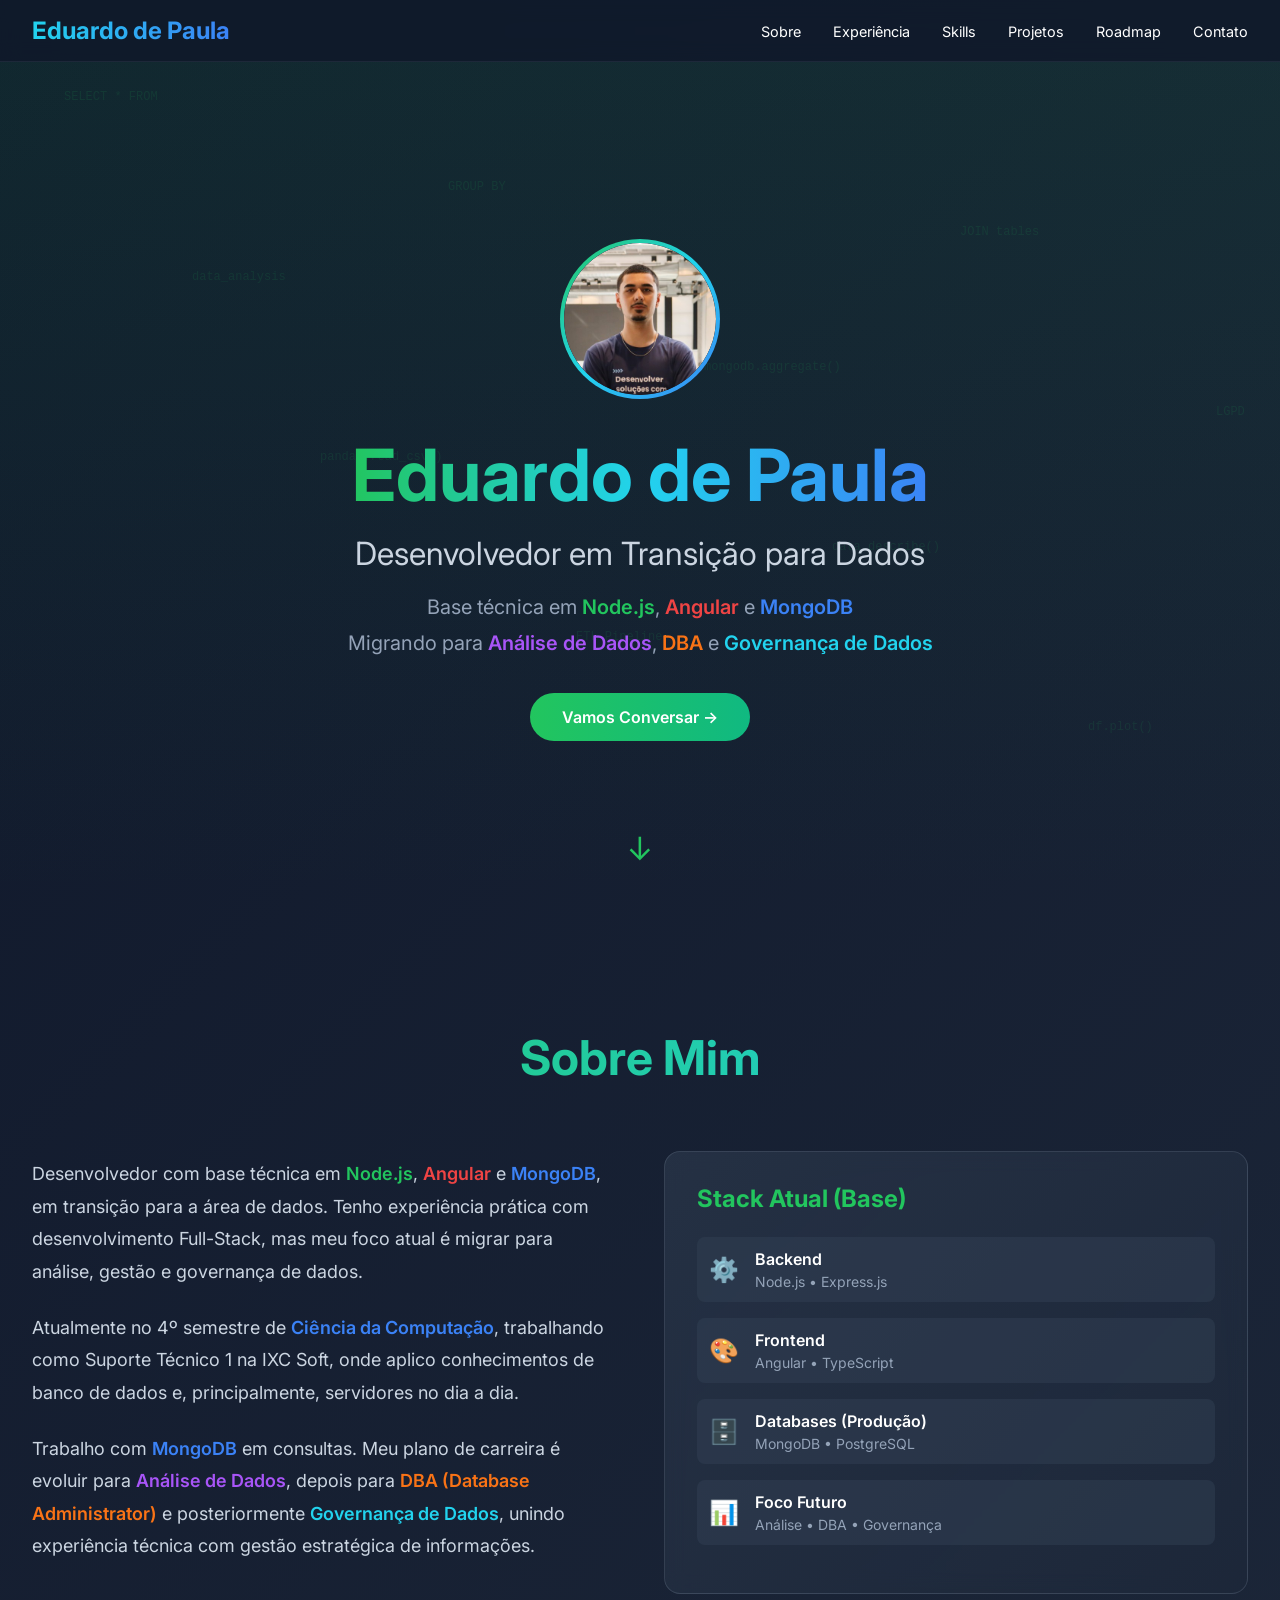
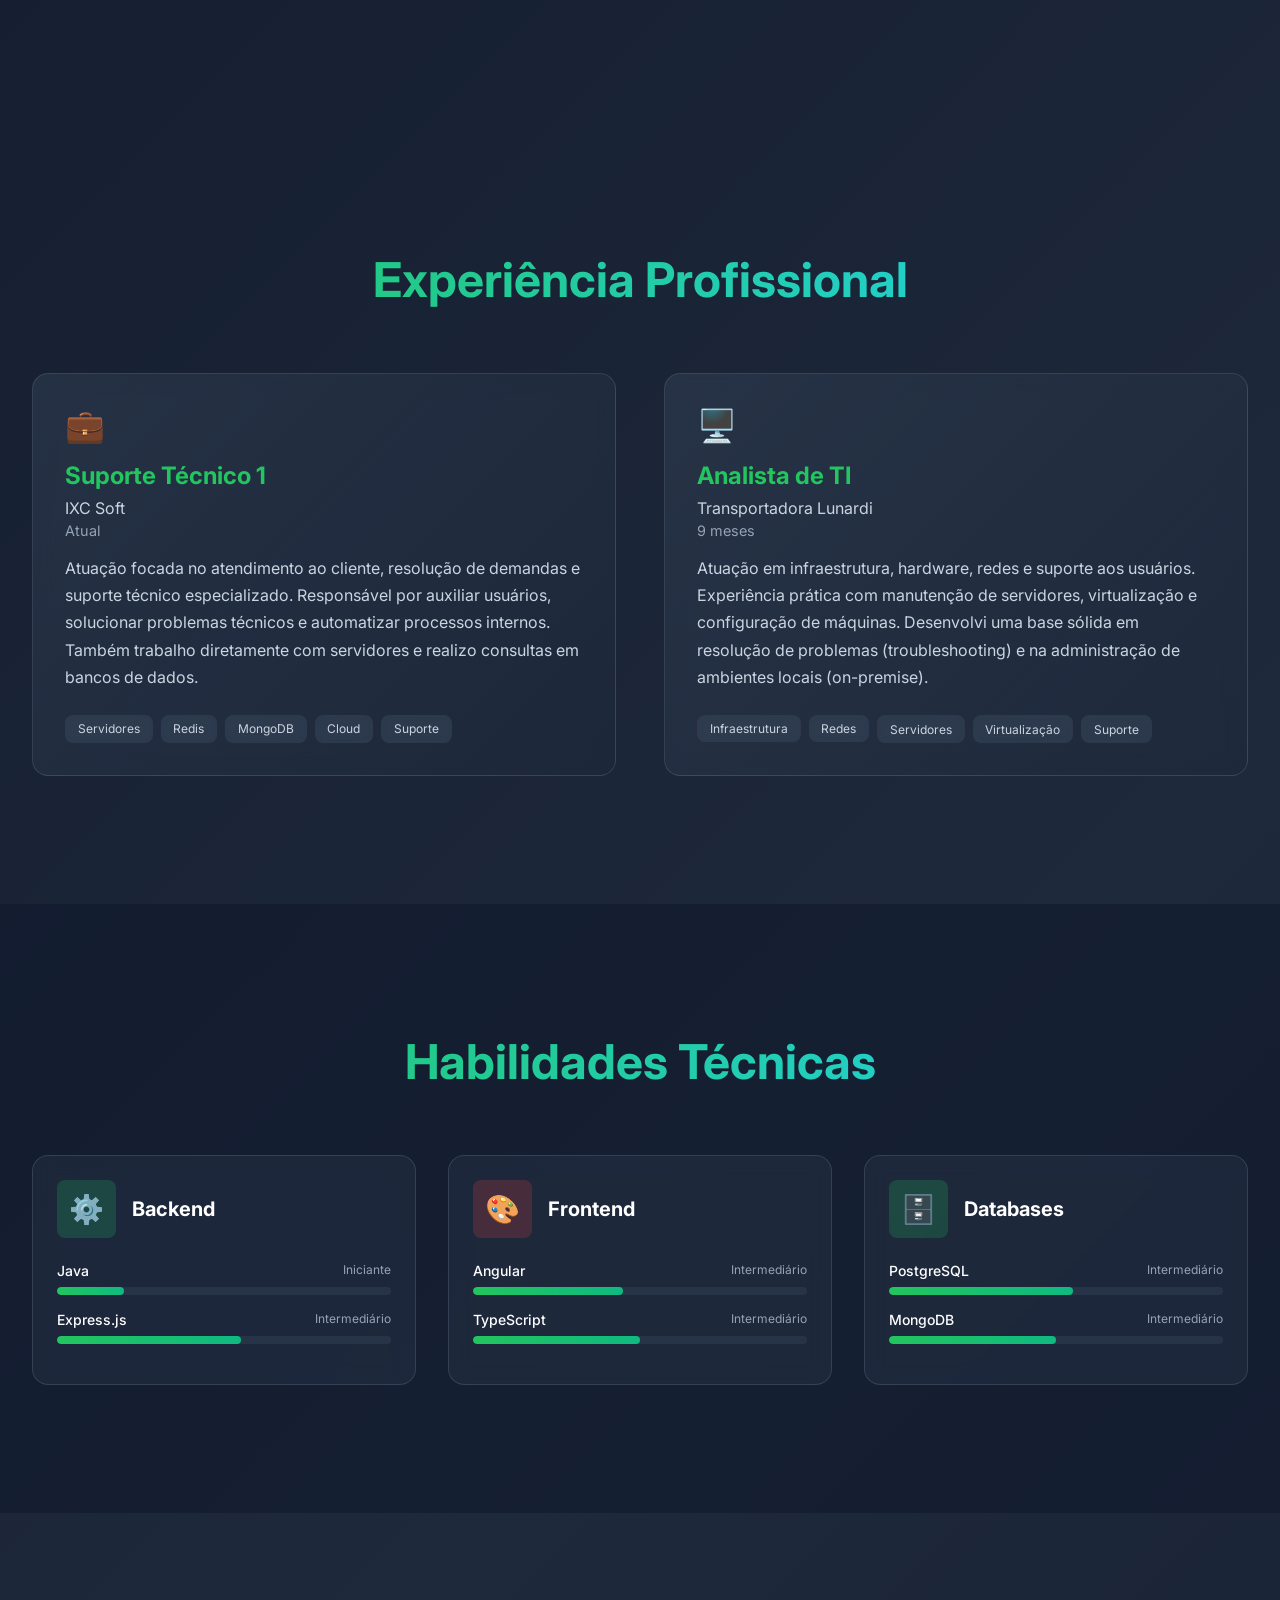
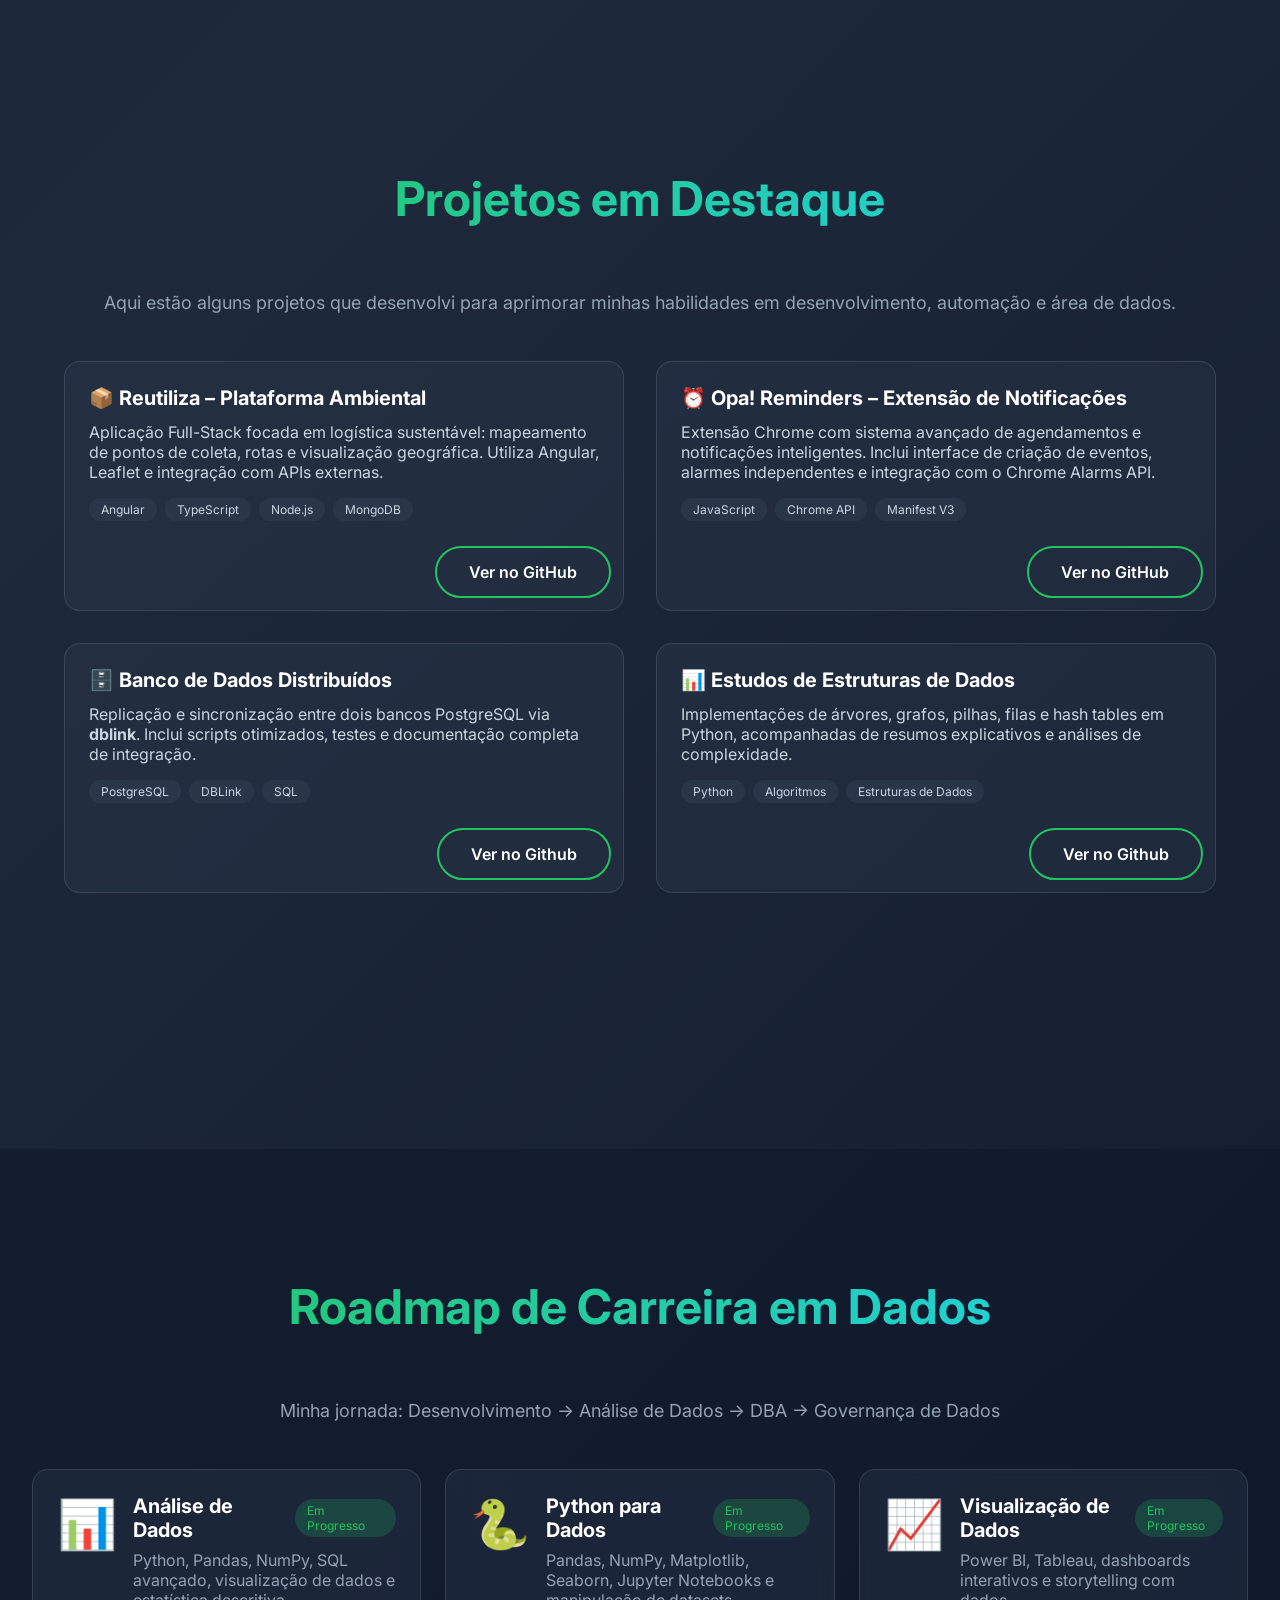
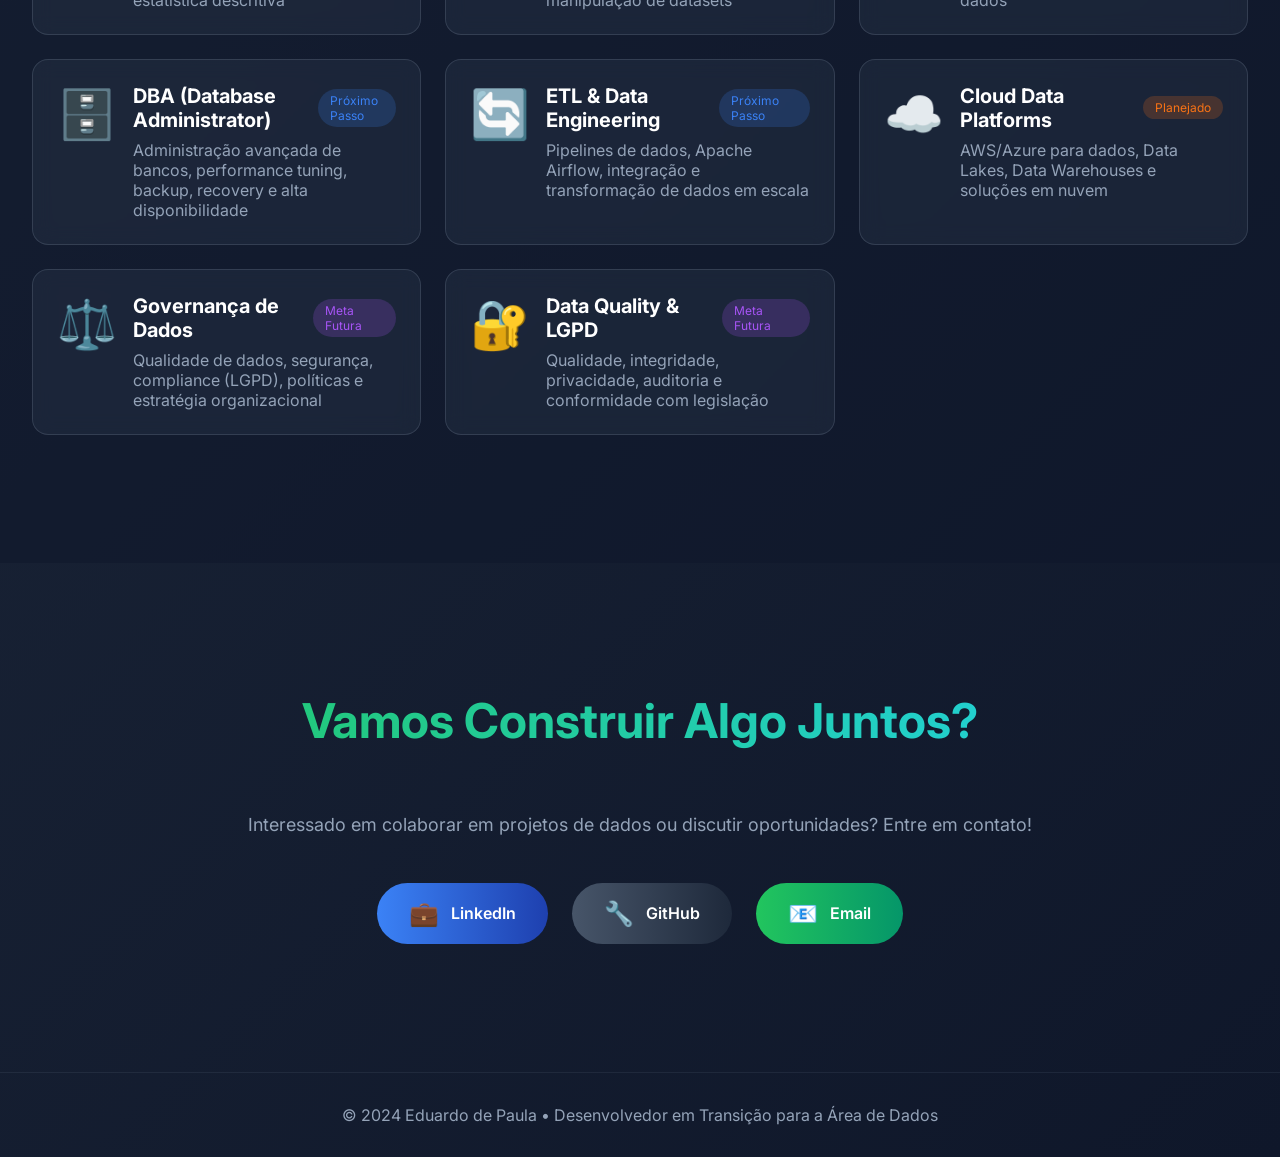
<file: src/index.html>
<!DOCTYPE html>
<html lang="pt-BR">
<head>
    <meta charset="UTF-8">
    <meta name="viewport" content="width=device-width, initial-scale=1.0">
    <title>Eduardo de Paula - Desenvolvedor em Transição para Dados</title>
    <link href="https://fonts.googleapis.com/css2?family=Inter:wght@400;500;600;700&display=swap" rel="stylesheet">
    <link rel="stylesheet" href="styles.css">
</head>
<body>
<!-- Navigation -->
<nav class="navbar">
    <div class="nav-content">
        <div class="nav-logo"><a href="#hero">Eduardo de Paula</a></div>
        <ul class="nav-links">
            <li><a href="#sobre">Sobre</a></li>
            <li><a href="#experiencia">Experiência</a></li>
            <li><a href="#skills">Skills</a></li>
            <li><a href="#projetos">Projetos</a></li>
            <li><a href="#aprendizado">Roadmap</a></li>
            <li><a href="#contato">Contato</a></li>
        </ul>
        <div class="hamburger">☰</div>
    </div>
</nav>

<!-- Hero Section -->
<section id="hero" class="hero">
    <div class="hero-background"></div>
    <div class="code-rain">
        <div class="code-item" style="left: 5%; top: 10%; animation-delay: 0s;">SELECT * FROM</div>
        <div class="code-item" style="left: 15%; top: 30%; animation-delay: 0.2s;">data_analysis</div>
        <div class="code-item" style="left: 25%; top: 50%; animation-delay: 0.4s;">pandas.read_csv()</div>
        <div class="code-item" style="left: 35%; top: 20%; animation-delay: 0.6s;">GROUP BY</div>
        <div class="code-item" style="left: 45%; top: 70%; animation-delay: 0.8s;">ETL Pipeline</div>
        <div class="code-item" style="left: 55%; top: 40%; animation-delay: 1s;">mongodb.aggregate()</div>
        <div class="code-item" style="left: 65%; top: 60%; animation-delay: 1.2s;">data.describe()</div>
        <div class="code-item" style="left: 75%; top: 25%; animation-delay: 1.4s;">JOIN tables</div>
        <div class="code-item" style="left: 85%; top: 80%; animation-delay: 1.6s;">df.plot()</div>
        <div class="code-item" style="left: 95%; top: 45%; animation-delay: 1.8s;">LGPD</div>
    </div>

    <div class="hero-content">
        <div class="avatar">
            <div class="avatar-inner">
                <img src="../assets/profile.jfif" alt="Eduardo de Paula">
            </div>
        </div>

        <h1 class="hero-title">Eduardo de Paula</h1>
        <p class="hero-subtitle">Desenvolvedor em Transição para Dados</p>
        <p class="hero-description">
            Base técnica em <span class="highlight highlight-green">Node.js</span>,
            <span class="highlight highlight-red">Angular</span> e
            <span class="highlight highlight-blue">MongoDB</span>
            <br>Migrando para <span class="highlight highlight-purple">Análise de Dados</span>,
            <span class="highlight highlight-orange">DBA</span> e
            <span class="highlight highlight-cyan">Governança de Dados</span>
        </p>

        <div class="hero-buttons">
            <a href="#contato" class="btn-primary">Vamos Conversar →</a>
        </div>
    </div>

    <div class="scroll-indicator">↓</div>
</section>

<!-- About Section -->
<section id="sobre" class="section fade-in-up">
    <h2 class="section-title">Sobre Mim</h2>

    <div class="about-grid">
        <div class="about-text">
            <p>
                Desenvolvedor com base técnica em <span class="highlight highlight-green">Node.js</span>,
                <span class="highlight highlight-red">Angular</span> e
                <span class="highlight highlight-blue">MongoDB</span>,
                em transição para a área de dados. Tenho experiência prática com desenvolvimento Full-Stack,
                mas meu foco atual é migrar para análise, gestão e governança de dados.
            </p>
            <p>
                Atualmente no 4º semestre de <span class="highlight highlight-blue">Ciência da Computação</span>,
                trabalhando como Suporte Técnico 1 na IXC Soft, onde aplico conhecimentos de banco de dados e,
                principalmente, servidores no dia a dia.
            </p>
            <p>
                Trabalho com <span class="highlight highlight-blue">MongoDB</span> em consultas.
                Meu plano de carreira é evoluir para <span class="highlight highlight-purple">Análise de Dados</span>,
                depois para <span class="highlight highlight-orange">DBA (Database Administrator)</span> e
                posteriormente <span class="highlight highlight-cyan">Governança de Dados</span>,
                unindo experiência técnica com gestão estratégica de informações.
            </p>
        </div>

        <div class="stack-card">
            <h3 class="stack-title">Stack Atual (Base)</h3>
            <div class="stack-item">
                <span class="stack-icon">⚙️</span>
                <div>
                    <p class="stack-label">Backend</p>
                    <p class="stack-tech">Node.js • Express.js</p>
                </div>
            </div>
            <div class="stack-item">
                <span class="stack-icon">🎨</span>
                <div>
                    <p class="stack-label">Frontend</p>
                    <p class="stack-tech">Angular • TypeScript</p>
                </div>
            </div>
            <div class="stack-item">
                <span class="stack-icon">🗄️</span>
                <div>
                    <p class="stack-label">Databases (Produção)</p>
                    <p class="stack-tech">MongoDB • PostgreSQL</p>
                </div>
            </div>
            <div class="stack-item">
                <span class="stack-icon">📊</span>
                <div>
                    <p class="stack-label">Foco Futuro</p>
                    <p class="stack-tech">Análise • DBA • Governança</p>
                </div>
            </div>
        </div>
    </div>
</section>

<!-- Experiência Section -->
<section id="experiencia" class="section fade-in-up">
    <h2 class="section-title">Experiência Profissional</h2>

    <div class="experience-grid">
        <!-- Experiência Atual -->
        <div class="experience-card">
            <div class="experience-icon">💼</div>
            <h3 class="experience-title">Suporte Técnico 1</h3>
            <p class="experience-company">IXC Soft</p>
            <p class="experience-period">Atual</p>
            <p class="experience-description">
                Atuação focada no atendimento ao cliente, resolução de demandas e suporte técnico especializado.
                Responsável por auxiliar usuários, solucionar problemas técnicos e automatizar processos internos.
                Também trabalho diretamente com servidores e realizo consultas em bancos de dados.
            </p>
            <div class="experience-skills">
                <span class="experience-skill-tag">Servidores</span>
                <span class="experience-skill-tag">Redis</span>
                <span class="experience-skill-tag">MongoDB</span>
                <span class="experience-skill-tag">Cloud</span>
                <span class="experience-skill-tag">Suporte</span>
            </div>
        </div>

        <!-- Experiência Anterior -->
        <div class="experience-card">
            <div class="experience-icon">🖥️</div>
            <h3 class="experience-title">Analista de TI</h3>
            <p class="experience-company">Transportadora Lunardi</p>
            <p class="experience-period">9 meses</p>
            <p class="experience-description">
                Atuação em infraestrutura, hardware, redes e suporte aos usuários.
                Experiência prática com manutenção de servidores, virtualização e configuração de máquinas.
                Desenvolvi uma base sólida em resolução de problemas (troubleshooting) e na administração de ambientes locais (on-premise).
            </p>
            <div class="experience-skills">
                <span class="experience-skill-tag">Infraestrutura</span>
                <span class="experience-skill-tag">Redes</span>
                <span class="experience-skill-tag">Servidores</span>
                <span class="experience-skill-tag">Virtualização</span>
                <span class="experience-skill-tag">Suporte</span>
            </div>
        </div>
    </div>
</section>

<!-- Skills Section -->
<div class="section-dark">
    <section id="skills" class="section fade-in-up">
        <h2 class="section-title">Habilidades Técnicas</h2>

        <div class="skills-grid">
            <!-- Backend -->
            <div class="skill-category">
                <div class="skill-header">
                    <div class="skill-icon">⚙️</div>
                    <h3 class="skill-category-name">Backend</h3>
                </div>
                <div class="skill-item">
                    <div class="skill-info">
                        <span class="skill-name">Java</span>
                        <span class="skill-level">Iniciante</span>
                    </div>
                    <div class="skill-bar">
                        <div class="skill-progress" data-progress="20"></div>
                    </div>
                </div>
                <div class="skill-item">
                    <div class="skill-info">
                        <span class="skill-name">Express.js</span>
                        <span class="skill-level">Intermediário</span>
                    </div>
                    <div class="skill-bar">
                        <div class="skill-progress" data-progress="55"></div>
                    </div>
                </div>
            </div>

            <!-- Frontend -->
            <div class="skill-category">
                <div class="skill-header">
                    <div class="skill-icon" style="background: rgba(239, 68, 68, 0.2);">🎨</div>
                    <h3 class="skill-category-name">Frontend</h3>
                </div>
                <div class="skill-item">
                    <div class="skill-info">
                        <span class="skill-name">Angular</span>
                        <span class="skill-level">Intermediário</span>
                    </div>
                    <div class="skill-bar">
                        <div class="skill-progress" data-progress="45"></div>
                    </div>
                </div>
                <div class="skill-item">
                    <div class="skill-info">
                        <span class="skill-name">TypeScript</span>
                        <span class="skill-level">Intermediário</span>
                    </div>
                    <div class="skill-bar">
                        <div class="skill-progress" data-progress="50"></div>
                    </div>
                </div>
            </div>

            <!-- Databases -->
            <div class="skill-category">
                <div class="skill-header">
                    <div class="skill-icon" style="background: rgba(34, 197, 94, 0.2);">🗄️</div>
                    <h3 class="skill-category-name">Databases</h3>
                </div>
                <div class="skill-item">
                    <div class="skill-info">
                        <span class="skill-name">PostgreSQL</span>
                        <span class="skill-level">Intermediário</span>
                    </div>
                    <div class="skill-bar">
                        <div class="skill-progress" data-progress="55"></div>
                    </div>
                </div>
                <div class="skill-item">
                    <div class="skill-info">
                        <span class="skill-name">MongoDB</span>
                        <span class="skill-level">Intermediário</span>
                    </div>
                    <div class="skill-bar">
                        <div class="skill-progress" data-progress="50"></div>
                    </div>
                </div>
            </div>
        </div>
    </section>
</div>

<!-- Projects Section -->
<div class="section fade-in-up">
<section id="projetos" class="section fade-in-up">
    <h2 class="section-title">Projetos em Destaque</h2>
    <p class="section-subtitle">Aqui estão alguns projetos que desenvolvi para aprimorar minhas habilidades em desenvolvimento, automação e área de dados.</p>

    <div class="projects-grid">
        <div class="project-card">
            <div class="project-title">📦 Reutiliza – Plataforma Ambiental</div>
            <p class="project-description">
                Aplicação Full-Stack focada em logística sustentável: mapeamento de pontos de coleta, rotas e visualização geográfica.
                Utiliza Angular, Leaflet e integração com APIs externas.
            </p>
            <div class="project-tech">
                <span class="tech-tag">Angular</span>
                <span class="tech-tag">TypeScript</span>
                <span class="tech-tag">Node.js</span>
                <span class="tech-tag">MongoDB</span>
            </div>
            <a class="btn-secondary project-btn" href="https://github.com/eduardoo-ely/reutiliza" target="_blank">Ver no GitHub</a>
            <div class="project-line"></div>
        </div>

        <div class="project-card">
            <div class="project-title">⏰ Opa! Reminders – Extensão de Notificações</div>
            <p class="project-description">
                Extensão Chrome com sistema avançado de agendamentos e notificações inteligentes.
                Inclui interface de criação de eventos, alarmes independentes e integração com o Chrome Alarms API.
            </p>
            <div class="project-tech">
                <span class="tech-tag">JavaScript</span>
                <span class="tech-tag">Chrome API</span>
                <span class="tech-tag">Manifest V3</span>
            </div>
            <a class="btn-secondary project-btn" href="https://github.com/eduardoo-ely/opa-reminders" target="_blank">Ver no GitHub</a>
            <div class="project-line"></div>
        </div>

        <div class="project-card">
            <div class="project-title">🗄️ Banco de Dados Distribuídos</div>
            <p class="project-description">
                Replicação e sincronização entre dois bancos PostgreSQL via <strong>dblink</strong>.
                Inclui scripts otimizados, testes e documentação completa de integração.
            </p>
            <div class="project-tech">
                <span class="tech-tag">PostgreSQL</span>
                <span class="tech-tag">DBLink</span>
                <span class="tech-tag">SQL</span>
            </div>
            <a class="btn-secondary project-btn" href="#" target="_blank">Ver no Github</a>
            <div class="project-line"></div>
        </div>

        <div class="project-card">
            <div class="project-title">📊 Estudos de Estruturas de Dados</div>
            <p class="project-description">
                Implementações de árvores, grafos, pilhas, filas e hash tables em Python,
                acompanhadas de resumos explicativos e análises de complexidade.
            </p>
            <div class="project-tech">
                <span class="tech-tag">Python</span>
                <span class="tech-tag">Algoritmos</span>
                <span class="tech-tag">Estruturas de Dados</span>
            </div>
            <a class="btn-secondary project-btn" href="#" target="_blank">Ver no Github</a>
            <div class="project-line"></div>
        </div>
    </div>
</section>
</div>

<!-- Learning Path Section -->
<div class="section-dark">
    <section id="aprendizado" class="section fade-in-up">
        <h2 class="section-title">Roadmap de Carreira em Dados</h2>
        <p class="section-subtitle">Minha jornada: Desenvolvimento → Análise de Dados → DBA → Governança de Dados</p>

        <div class="learning-grid">
            <div class="learning-card">
                <div class="learning-content">
                    <span class="learning-icon">📊</span>
                    <div style="flex: 1;">
                        <div class="learning-header">
                            <h3 class="learning-title">Análise de Dados</h3>
                            <span class="learning-status status-progress">Em Progresso</span>
                        </div>
                        <p class="learning-description">Python, Pandas, NumPy, SQL avançado, visualização de dados e estatística descritiva</p>
                    </div>
                </div>
            </div>

            <div class="learning-card">
                <div class="learning-content">
                    <span class="learning-icon">🐍</span>
                    <div style="flex: 1;">
                        <div class="learning-header">
                            <h3 class="learning-title">Python para Dados</h3>
                            <span class="learning-status status-progress">Em Progresso</span>
                        </div>
                        <p class="learning-description">Pandas, NumPy, Matplotlib, Seaborn, Jupyter Notebooks e manipulação de datasets</p>
                    </div>
                </div>
            </div>

            <div class="learning-card">
                <div class="learning-content">
                    <span class="learning-icon">📈</span>
                    <div style="flex: 1;">
                        <div class="learning-header">
                            <h3 class="learning-title">Visualização de Dados</h3>
                            <span class="learning-status status-progress">Em Progresso</span>
                        </div>
                        <p class="learning-description">Power BI, Tableau, dashboards interativos e storytelling com dados</p>
                    </div>
                </div>
            </div>

            <div class="learning-card">
                <div class="learning-content">
                    <span class="learning-icon">🗄️</span>
                    <div style="flex: 1;">
                        <div class="learning-header">
                            <h3 class="learning-title">DBA (Database Administrator)</h3>
                            <span class="learning-status status-next">Próximo Passo</span>
                        </div>
                        <p class="learning-description">Administração avançada de bancos, performance tuning, backup, recovery e alta disponibilidade</p>
                    </div>
                </div>
            </div>

            <div class="learning-card">
                <div class="learning-content">
                    <span class="learning-icon">🔄</span>
                    <div style="flex: 1;">
                        <div class="learning-header">
                            <h3 class="learning-title">ETL & Data Engineering</h3>
                            <span class="learning-status status-next">Próximo Passo</span>
                        </div>
                        <p class="learning-description">Pipelines de dados, Apache Airflow, integração e transformação de dados em escala</p>
                    </div>
                </div>
            </div>

            <div class="learning-card">
                <div class="learning-content">
                    <span class="learning-icon">☁️</span>
                    <div style="flex: 1;">
                        <div class="learning-header">
                            <h3 class="learning-title">Cloud Data Platforms</h3>
                            <span class="learning-status status-planned">Planejado</span>
                        </div>
                        <p class="learning-description">AWS/Azure para dados, Data Lakes, Data Warehouses e soluções em nuvem</p>
                    </div>
                </div>
            </div>

            <div class="learning-card">
                <div class="learning-content">
                    <span class="learning-icon">⚖️</span>
                    <div style="flex: 1;">
                        <div class="learning-header">
                            <h3 class="learning-title">Governança de Dados</h3>
                            <span class="learning-status status-future">Meta Futura</span>
                        </div>
                        <p class="learning-description">Qualidade de dados, segurança, compliance (LGPD), políticas e estratégia organizacional</p>
                    </div>
                </div>
            </div>

            <div class="learning-card">
                <div class="learning-content">
                    <span class="learning-icon">🔐</span>
                    <div style="flex: 1;">
                        <div class="learning-header">
                            <h3 class="learning-title">Data Quality & LGPD</h3>
                            <span class="learning-status status-future">Meta Futura</span>
                        </div>
                        <p class="learning-description">Qualidade, integridade, privacidade, auditoria e conformidade com legislação</p>
                    </div>
                </div>
            </div>
        </div>
    </section>
</div>

<!-- Contact Section -->
<section id="contato" class="section contact-container fade-in-up">
    <h2 class="section-title">Vamos Construir Algo Juntos?</h2>
    <p class="section-subtitle">
        Interessado em colaborar em projetos de dados ou discutir oportunidades? Entre em contato!
    </p>

    <div class="contact-buttons">
        <a href="https://linkedin.com/in/eduardoo-ely" target="_blank" class="contact-btn btn-linkedin">
            <span style="font-size: 1.5rem;">💼</span>
            <span>LinkedIn</span>
        </a>
        <a href="https://github.com/eduardoo-ely" target="_blank" class="contact-btn btn-github">
            <span style="font-size: 1.5rem;">🔧</span>
            <span>GitHub</span>
        </a>
        <a href="mailto:eduardooelly@gmail.com" class="contact-btn btn-email">
            <span style="font-size: 1.5rem;">📧</span>
            <span>Email</span>
        </a>
    </div>
</section>

<!-- Footer -->
<footer>
    <p>© 2024 Eduardo de Paula • Desenvolvedor em Transição para a Área de Dados</p>
</footer>

<script src="script.js"></script>
</body>
</html>
</file>
<file: src/styles.css>
/* ========================================
           RESET E VARIÁVEIS
======================================== */

* {
    margin: 0;
    padding: 0;
    box-sizing: border-box;
}

:root {
    /* Cores principais */
    --bg-dark: #0f172a;
    --bg-darker: #1e293b;
    --green: #22c55e;
    --green-dark: #10b981;
    --red: #ef4444;
    --blue: #3b82f6;
    --cyan: #22d3ee;
    --purple: #a855f7;
    --orange: #f97316;
    --text-light: #cbd5e1;
    --text-gray: #94a3b8;
}

body {
    font-family: 'Inter', -apple-system, BlinkMacSystemFont, sans-serif;
    background: linear-gradient(135deg, var(--bg-dark) 0%, var(--bg-darker) 50%, var(--bg-dark) 100%);
    color: white;
    overflow-x: hidden;
    scroll-behavior: smooth;
}

/* ========================================
   NAVIGATION
   ======================================== */
.navbar {
    position: fixed;
    top: 0;
    left: 0;
    right: 0;
    z-index: 1000;
    background: rgba(15, 23, 42, 0.8);
    backdrop-filter: blur(10px);
    border-bottom: 1px solid rgba(148, 163, 184, 0.1);
    transition: background 0.3s ease;
}

.nav-content {
    max-width: 1280px;
    margin: 0 auto;
    padding: 1rem 2rem;
    display: flex;
    justify-content: space-between;
    align-items: center;
}

.nav-logo {
    font-size: 1.5rem;
    font-weight: 700;
    background: linear-gradient(to right, var(--cyan), var(--blue));
    -webkit-background-clip: text;
    background-clip: text;
    -webkit-text-fill-color: transparent;
}

.nav-links {
    display: flex;
    gap: 2rem;
    list-style: none;
}

.nav-links a {
    color: white;
    text-decoration: none;
    font-size: 0.9rem;
    transition: color 0.3s;
}

.nav-links a:hover {
    color: var(--cyan);
}

.hamburger {
    display: none;
    font-size: 1.5rem;
    cursor: pointer;
}

/* ========================================
   HERO SECTION
   ======================================== */
.hero {
    min-height: 100vh;
    display: flex;
    align-items: center;
    justify-content: center;
    position: relative;
    overflow: hidden;
    padding-top: 80px;
}

.hero-background {
    position: absolute;
    inset: 0;
    background: linear-gradient(to bottom, rgba(34, 197, 94, 0.1), transparent);
}

/* Code rain effect - elementos flutuantes de código */
.code-rain {
    position: absolute;
    inset: 0;
    opacity: 0.1;
    font-family: 'Courier New', monospace;
    color: var(--green);
    font-size: 0.75rem;
    overflow: hidden;
    pointer-events: none;
}

.code-item {
    position: absolute;
    animation: float 3s infinite ease-in-out;
}

@keyframes float {
    0%, 100% { transform: translateY(0); opacity: 0.3; }
    50% { transform: translateY(-20px); opacity: 0.6; }
}

.hero-content {
    position: relative;
    z-index: 10;
    text-align: center;
    max-width: 1200px;
    padding: 0 2rem;
}

/* Avatar com foto de perfil */
.avatar {
    width: 160px;
    height: 160px;
    margin: 0 auto 2rem;
    border-radius: 50%;
    background: linear-gradient(135deg, var(--green), var(--cyan), var(--blue));
    padding: 4px;
    animation: pulse 2s infinite;
    overflow: hidden;
}

.avatar-inner {
    width: 100%;
    height: 100%;
    border-radius: 50%;
    background: var(--bg-darker);
    display: flex;
    align-items: center;
    justify-content: center;
    overflow: hidden;
}

.avatar-inner img {
    width: 100%;
    height: 100%;
    object-fit: cover;
    border-radius: 50%;
}

@keyframes pulse {
    0%, 100% { opacity: 1; }
    50% { opacity: 0.8; }
}

.hero-title {
    font-size: 4.5rem;
    font-weight: 700;
    margin-bottom: 1rem;
    background: linear-gradient(to right, var(--green), var(--cyan), var(--blue));
    -webkit-background-clip: text;
    background-clip: text;
    -webkit-text-fill-color: transparent;
    animation: fadeInUp 1s ease-out;
}

.hero-subtitle {
    font-size: 2rem;
    color: var(--text-light);
    margin-bottom: 1rem;
    animation: fadeInUp 1.2s ease-out;
}

.hero-description {
    font-size: 1.25rem;
    color: var(--text-gray);
    max-width: 800px;
    margin: 0 auto 2rem;
    line-height: 1.8;
    animation: fadeInUp 1.4s ease-out;
}

@keyframes fadeInUp {
    from {
        opacity: 0;
        transform: translateY(30px);
    }
    to {
        opacity: 1;
        transform: translateY(0);
    }
}

.highlight {
    font-weight: 600;
}

.highlight-green { color: var(--green); }
.highlight-red { color: var(--red); }
.highlight-blue { color: var(--blue); }
.highlight-purple { color: var(--purple); }
.highlight-orange { color: var(--orange); }
.highlight-cyan { color: var(--cyan); }

.hero-buttons {
    display: flex;
    gap: 1rem;
    justify-content: center;
    flex-wrap: wrap;
    animation: fadeInUp 1.6s ease-out;
}

.btn-primary {
    padding: 0.875rem 2rem;
    background: linear-gradient(to right, var(--green), var(--green-dark));
    border-radius: 50px;
    border: none;
    color: white;
    font-weight: 600;
    cursor: pointer;
    text-decoration: none;
    display: inline-flex;
    align-items: center;
    gap: 0.5rem;
    transition: transform 0.3s;
}

.btn-primary:hover {
    transform: scale(1.05);
}

.btn-secondary {
    padding: 0.875rem 2rem;
    border: 2px solid var(--green);
    border-radius: 50px;
    color: white;
    font-weight: 600;
    text-decoration: none;
    display: inline-block;
    transition: all 0.3s;
}

.btn-secondary:hover {
    background: rgba(34, 197, 94, 0.1);
}

.scroll-indicator {
    position: absolute;
    bottom: 2rem;
    left: 50%;
    transform: translateX(-50%);
    animation: bounce 2s infinite;
    font-size: 2rem;
    color: var(--green);
}

@keyframes bounce {
    0%, 100% { transform: translateX(-50%) translateY(0); }
    50% { transform: translateX(-50%) translateY(-10px); }
}

/* ========================================
   SECTIONS - Layout geral
   ======================================== */
.section {
    padding: 8rem 2rem;
    max-width: 1280px;
    margin: 0 auto;
}

.section-dark {
    background: rgba(15, 23, 42, 0.5);
    width: 100%;
}

.section-title {
    font-size: 3rem;
    font-weight: 700;
    text-align: center;
    margin-bottom: 4rem;
    background: linear-gradient(to right, var(--green), var(--cyan));
    -webkit-background-clip: text;
    background-clip: text;
    -webkit-text-fill-color: transparent;
}

.section-subtitle {
    text-align: center;
    color: var(--text-gray);
    font-size: 1.125rem;
    margin-bottom: 3rem;
}

/* ========================================
   ABOUT SECTION
   ======================================== */
.about-grid {
    display: grid;
    grid-template-columns: repeat(auto-fit, minmax(300px, 1fr));
    gap: 3rem;
    align-items: center;
}

.about-text p {
    font-size: 1.125rem;
    color: var(--text-light);
    line-height: 1.8;
    margin-bottom: 1.5rem;
}

.stack-card {
    background: linear-gradient(135deg, rgba(51, 65, 85, 0.5), rgba(30, 41, 59, 0.5));
    padding: 2rem;
    border-radius: 1rem;
    border: 1px solid rgba(148, 163, 184, 0.2);
    backdrop-filter: blur(10px);
}

.stack-title {
    font-size: 1.5rem;
    color: var(--green);
    margin-bottom: 1.5rem;
}

.stack-item {
    display: flex;
    align-items: center;
    gap: 1rem;
    padding: 0.75rem;
    background: rgba(51, 65, 85, 0.5);
    border-radius: 0.5rem;
    margin-bottom: 1rem;
}

.stack-icon {
    font-size: 1.5rem;
}

.stack-label {
    font-weight: 600;
    margin-bottom: 0.25rem;
}

.stack-tech {
    font-size: 0.875rem;
    color: var(--text-gray);
}

/* ========================================
   SKILLS SECTION
   ======================================== */
.skills-grid {
    display: grid;
    grid-template-columns: repeat(auto-fit, minmax(280px, 1fr));
    gap: 2rem;
}

.skill-category {
    padding: 1.5rem;
    border-radius: 1rem;
    border: 1px solid rgba(148, 163, 184, 0.2);
    background: rgba(51, 65, 85, 0.3);
    backdrop-filter: blur(10px);
    transition: all 0.3s;
}

.skill-category:hover {
    border-color: rgba(34, 197, 94, 0.5);
    transform: translateY(-5px);
}

.skill-header {
    display: flex;
    align-items: center;
    gap: 1rem;
    margin-bottom: 1.5rem;
}

.skill-icon {
    padding: 0.75rem;
    border-radius: 0.5rem;
    font-size: 1.75rem;
    background: rgba(34, 197, 94, 0.2);
}

.skill-category-name {
    font-size: 1.25rem;
    font-weight: 700;
}

.skill-item {
    margin-bottom: 1rem;
}

.skill-info {
    display: flex;
    justify-content: space-between;
    margin-bottom: 0.5rem;
}

.skill-name {
    font-size: 0.875rem;
    font-weight: 500;
}

.skill-level {
    font-size: 0.75rem;
    color: var(--text-gray);
}

.skill-bar {
    height: 0.5rem;
    background: rgba(51, 65, 85, 0.5);
    border-radius: 10px;
    overflow: hidden;
}

.skill-progress {
    height: 100%;
    background: linear-gradient(to right, var(--green), var(--green-dark));
    border-radius: 10px;
    transition: width 1.5s ease-out;
    width: 0;
}

/* ========================================
   EXPERIÊNCIA SECTION
   ======================================== */
.experience-grid {
    display: grid;
    grid-template-columns: repeat(auto-fit, minmax(300px, 1fr));
    gap: 3rem;
    align-items: flex-start;
    margin-top: 2rem;
}

.experience-card {
    background: linear-gradient(135deg, rgba(51, 65, 85, 0.5), rgba(30, 41, 59, 0.5));
    padding: 2rem;
    border-radius: 1rem;
    border: 1px solid rgba(148, 163, 184, 0.2);
    backdrop-filter: blur(10px);
    transition: 0.3s ease;
}

.experience-card:hover {
    transform: translateY(-5px);
}

.experience-icon {
    font-size: 2rem;
    margin-bottom: 1rem;
}

.experience-title {
    font-size: 1.5rem;
    font-weight: 700;
    color: var(--green);
    margin-bottom: 0.5rem;
}

.experience-company {
    font-size: 1rem;
    color: var(--text-light);
    margin-bottom: 0.25rem;
}

.experience-period {
    font-size: 0.9rem;
    color: var(--text-gray);
    margin-bottom: 1rem;
}

.experience-description {
    font-size: 1rem;
    color: var(--text-light);
    line-height: 1.7;
    margin-bottom: 1.5rem;
}

.experience-skills {
    display: flex;
    flex-wrap: wrap;
    gap: 0.5rem;
}

.experience-skill-tag {
    padding: 0.4rem 0.8rem;
    font-size: 0.75rem;
    background: rgba(51, 65, 85, 0.7);
    border-radius: 0.5rem;
    color: var(--text-light);
    backdrop-filter: blur(6px);
}

/* ========================================
   PROJECTS SECTION
   ======================================== */
.projects-grid {
    display: grid;
    grid-template-columns: repeat(2, 1fr); /* sempre 2 cards por linha */
    gap: 2rem;
}

.project-card {
    position: relative;
    display: flex;
    flex-direction: column;
    padding: 1.5rem;
    border-radius: 1rem;
    border: 1px solid rgba(148, 163, 184, 0.2);
    background: rgba(51, 65, 85, 0.3);
    transition: all 0.5s;
    min-height: 250px;
    overflow: hidden;
}

.project-card:hover {
    transform: scale(1.05);
}

.project-title {
    font-size: 1.25rem;
    font-weight: 700;
    margin-bottom: 0.75rem;
}

.project-description {
    color: var(--text-light);
    margin-bottom: 1rem;
}

.project-tech {
    display: flex;
    flex-wrap: wrap;
    gap: 0.5rem;
    margin-bottom: 2.5rem;
}

.tech-tag {
    padding: 0.25rem 0.75rem;
    font-size: 0.75rem;
    background: rgba(51, 65, 85, 0.5);
    border-radius: 20px;
    color: var(--text-light);
}

/* LINHA INFERIOR DO HOVER */
.project-line {
    position: absolute;
    bottom: 0;
    left: 0;
    width: 0;
    height: 4px;
    background: linear-gradient(to right, var(--green), var(--green-dark));
    transition: width 0.5s;
}

.project-card:hover .project-line {
    width: 100%;
}

.project-btn,
.btn-secondary {
    position: absolute !important;
    bottom: 12px;
    right: 12px;
    margin: 0 !important;
}

/* ========================================
   LEARNING SECTION
   ======================================== */
.learning-grid {
    display: grid;
    grid-template-columns: repeat(auto-fit, minmax(320px, 1fr));
    gap: 1.5rem;
}

.learning-card {
    padding: 1.5rem;
    border-radius: 1rem;
    border: 1px solid rgba(148, 163, 184, 0.2);
    background: rgba(51, 65, 85, 0.3);
    backdrop-filter: blur(10px);
    transition: all 0.3s;
}

.learning-card:hover {
    border-color: rgba(34, 197, 94, 0.3);
}

.learning-content {
    display: flex;
    align-items: flex-start;
    gap: 1rem;
}

.learning-icon {
    font-size: 3rem;
}

.learning-header {
    display: flex;
    align-items: center;
    justify-content: space-between;
    margin-bottom: 0.5rem;
}

.learning-title {
    font-size: 1.25rem;
    font-weight: 700;
}

.learning-status {
    padding: 0.25rem 0.75rem;
    font-size: 0.75rem;
    border-radius: 20px;
}

.status-progress {
    background: rgba(34, 197, 94, 0.2);
    color: var(--green);
}

.status-next {
    background: rgba(59, 130, 246, 0.2);
    color: var(--blue);
}

.status-future {
    background: rgba(168, 85, 247, 0.2);
    color: var(--purple);
}

.status-planned {
    background: rgba(249, 115, 22, 0.2);
    color: var(--orange);
}

.learning-description {
    color: var(--text-gray);
}

/* ========================================
   CONTACT SECTION
   ======================================== */
.contact-container {
    text-align: center;
}

.contact-buttons {
    display: flex;
    gap: 1.5rem;
    justify-content: center;
    flex-wrap: wrap;
}

.contact-btn {
    display: flex;
    align-items: center;
    gap: 0.75rem;
    padding: 1rem 2rem;
    border-radius: 50px;
    text-decoration: none;
    color: white;
    font-weight: 600;
    transition: transform 0.3s;
}

.contact-btn:hover {
    transform: scale(1.05);
}

.btn-linkedin {
    background: linear-gradient(to right, #3b82f6, #1e40af);
}

.btn-github {
    background: linear-gradient(to right, #475569, #1e293b);
}

.btn-email {
    background: linear-gradient(to right, var(--green), #059669);
}

/* ========================================
   FOOTER
   ======================================== */
footer {
    padding: 2rem;
    border-top: 1px solid rgba(148, 163, 184, 0.1);
    text-align: center;
    color: var(--text-gray);
}

/* ========================================
   RESPONSIVE
   ======================================== */
@media (max-width: 768px) {
    .nav-links {
        display: none;
        position: absolute;
        top: 100%;
        left: 0;
        right: 0;
        background: var(--bg-dark);
        flex-direction: column;
        padding: 1rem;
        gap: 1rem;
    }

    .nav-links.show {
        display: flex;
    }

    .hamburger {
        display: block;
    }

    .hero-title {
        font-size: 3rem;
    }

    .hero-subtitle {
        font-size: 1.5rem;
    }

    .section-title {
        font-size: 2rem;
    }

    .section {
        padding: 4rem 1rem;
    }
}

/* ========================================
   ANIMATIONS
   ======================================== */
.fade-in-up {
    opacity: 0;
    transform: translateY(30px);
    transition: opacity 0.8s ease-out, transform 0.8s ease-out;
}

.fade-in-up.visible {
    opacity: 1;
    transform: translateY(0);
}
</file>
